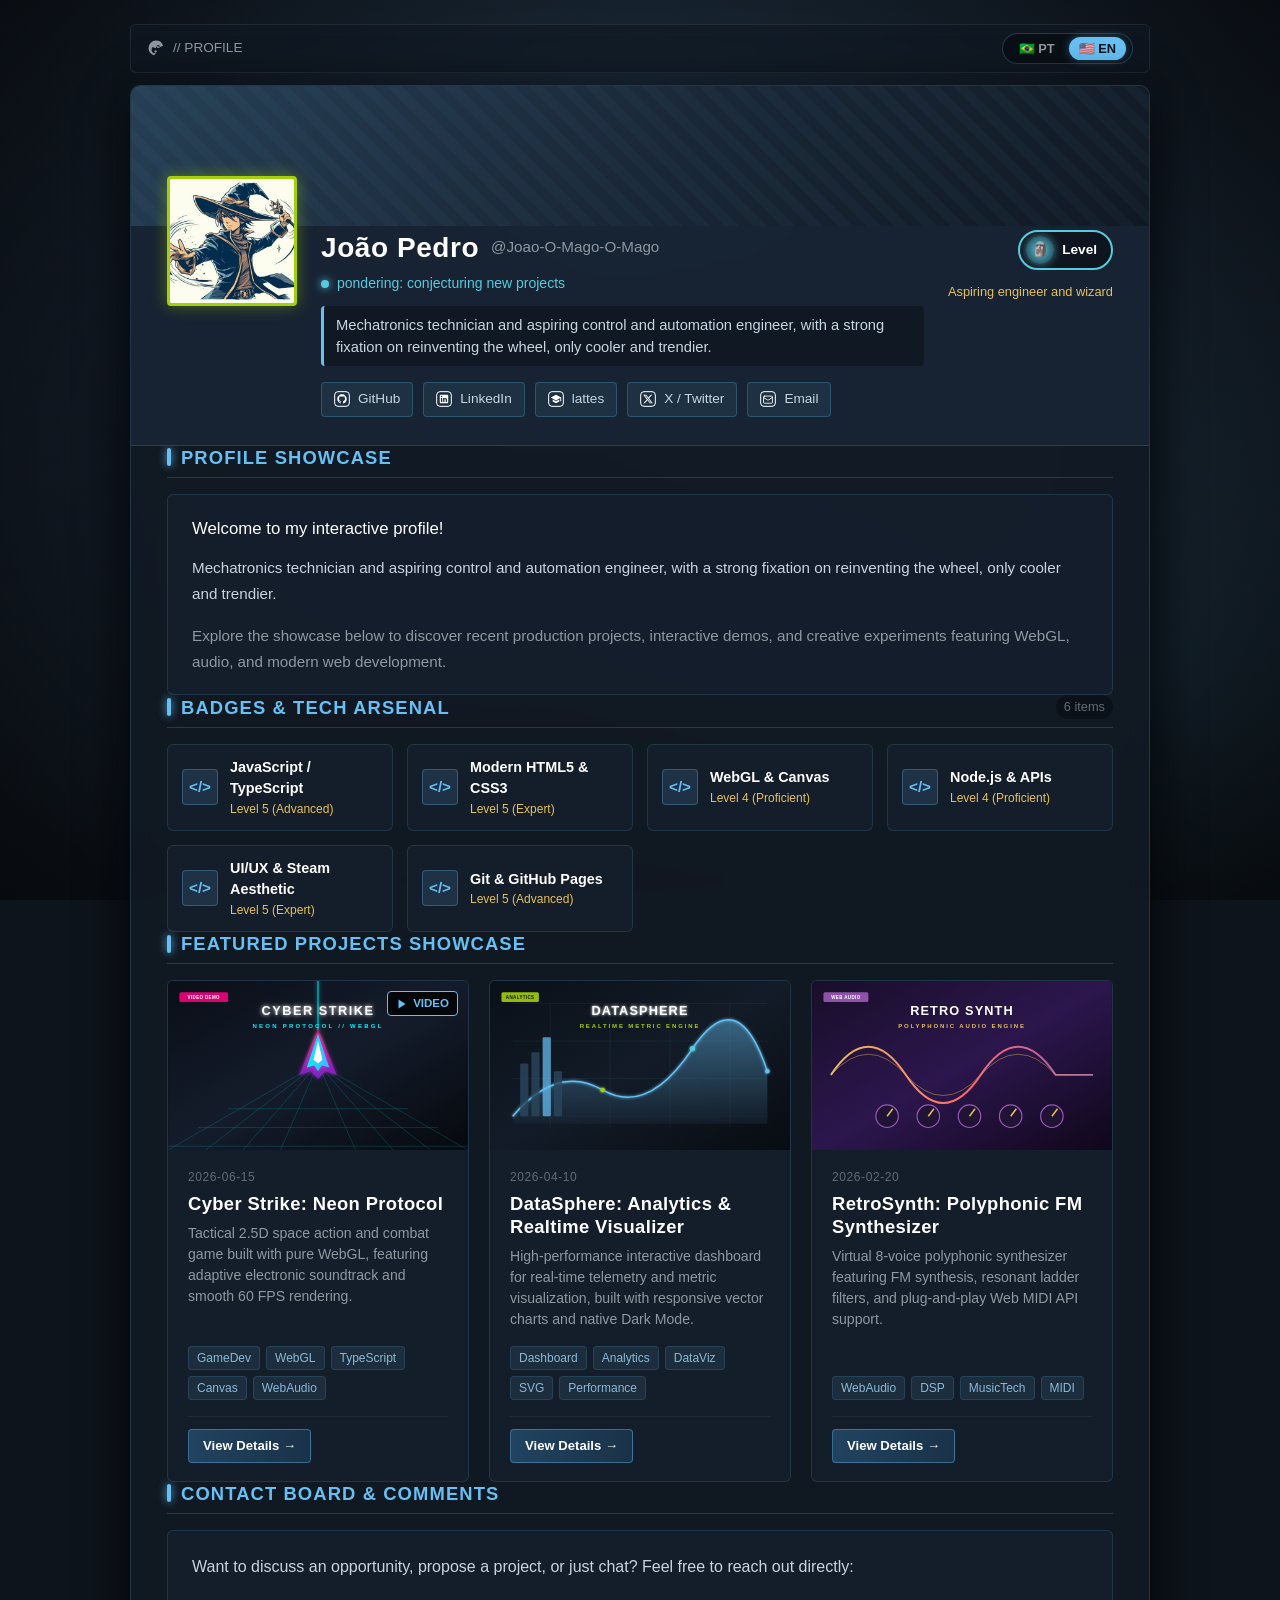
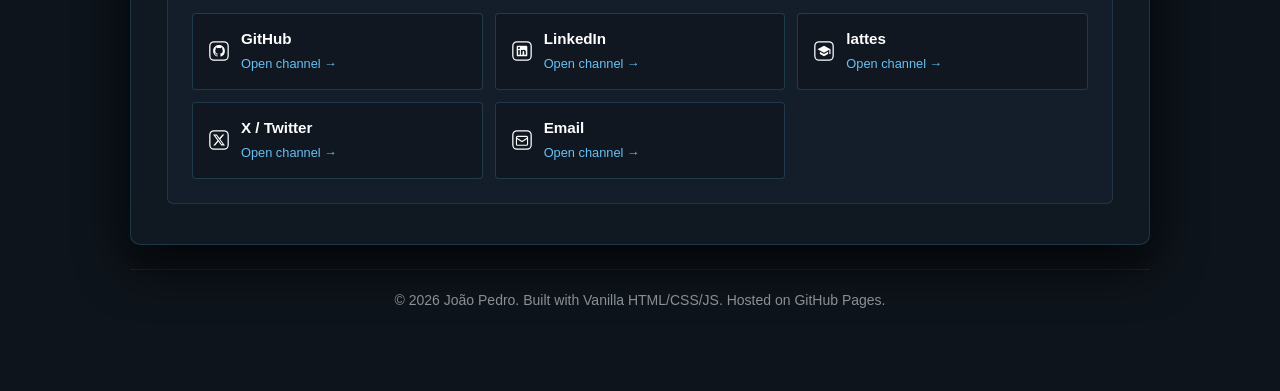
<file: docs/index.html>
<!DOCTYPE html>
<html lang="pt-BR">
<head>
  <meta charset="UTF-8" />
  <meta name="viewport" content="width=device-width, initial-scale=1.0" />
  <meta http-equiv="X-UA-Compatible" content="IE=edge" />
  <title>João O Mago O Mago</title>
  <meta name="description" content="Portfólio interativo pessoal. Desenvolvido em Vanilla HTML5, CSS3 e JavaScript para GitHub Pages." />
  <meta name="theme-color" content="#101822" />
  <link rel="icon" type="image/x-icon" href="assets/icons/favicon.svg">

  <!-- Estilos CSS -->
  <link rel="stylesheet" href="assets/css/base.css" />
  <link rel="stylesheet" href="assets/css/themes.css" />
  <link rel="stylesheet" href="assets/css/layout.css" />
  <link rel="stylesheet" href="assets/css/components.css" />
</head>
<body>

  <!-- Fundo Atmosférico Steam (Visível nas laterais) -->
  <div class="steam-backdrop" aria-hidden="true"></div>

  <!-- Estrutura Principal da Página -->
  <div class="page-wrapper">

    <!-- Barra Utilitária Superior (Seletor de Idioma) -->
    <header class="steam-top-bar" role="banner">
      <div style="display: flex; align-items: center; gap: 8px; font-size: 0.85rem; color: var(--color-text-muted);">
        <svg width="18" height="18" viewBox="0 0 24 24" fill="currentColor"><path d="M12 2a10 10 0 0 0-10 10c0 4.7 3.25 8.64 7.64 9.7l2.84-4.14a2.98 2.98 0 0 1-.48-.06l-3.3 1.37a5.52 5.52 0 0 1-1.2-8.37l4.03 1.68a3 3 0 0 1 5.47-1.18l4.47-1.87A10 10 0 0 0 12 2zm3 6a2 2 0 1 1 0 4 2 2 0 0 1 0-4zm-5.63 7.85l2.42-1a2.98 2.98 0 0 1 1.71 1.7l-2.42 1a2.98 2.98 0 0 1-1.71-1.7z"/></svg>
        <span> // PROFILE</span>
      </div>
      <div id="lang-selector-container"></div>
    </header>

    <!-- Coluna Central com Transparência Configurável -->
    <main id="steam-profile" class="steam-profile-container" role="main">
      <div id="steam-profile-modules">
        <!-- Módulos dinamicamente renderizados a partir do config.js (hero, about, skills, projects, contact) -->
      </div>
    </main>

    <!-- Rodapé -->
    <footer class="steam-footer" role="contentinfo">
      <p id="footer-copy">&copy; 2026 João Pedro. Criado com HTML5, CSS3 e JavaScript puro. Hospedado no GitHub Pages.</p>
    </footer>

  </div>

  <!-- Modal de Detalhes do Projeto (Carregamento Sob Demanda de Mídias e Conteúdo) -->
  <div id="project-modal" class="project-modal-backdrop hidden" role="dialog" aria-modal="true" aria-labelledby="modal-project-title">
    <div class="project-modal-dialog">
      <header class="project-modal-header">
        <h2 id="modal-project-title"></h2>
        <button id="btn-close-modal" class="btn-modal-close" aria-label="Fechar detalhes do projeto">
          <svg viewBox="0 0 24 24" fill="none" stroke="currentColor" stroke-width="2" stroke-linecap="round" stroke-linejoin="round">
            <line x1="18" y1="6" x2="6" y2="18"></line>
            <line x1="6" y1="6" x2="18" y2="18"></line>
          </svg>
        </button>
      </header>
      
      <div class="project-modal-body">
        <!-- Container de mídia sob demanda: vídeo só é injetado aqui -->
        <div id="modal-project-media" class="modal-media-container"></div>

        <!-- Tags e Links de Acesso -->
        <div id="modal-project-tags" class="project-card-tags"></div>
        <div id="modal-project-links" class="steam-socials-bar"></div>

        <!-- Conteúdo em HTML do projeto no idioma resolvido -->
        <div id="modal-project-content" class="modal-content-html"></div>
      </div>
    </div>
  </div>

  <!-- Scripts da Aplicação (Sem compilação, sem build step) -->
  <script src="assets/js/config.js?v=1.0.2"></script>
  <script src="assets/js/i18n.js?v=1.0.2"></script>
  <script src="assets/js/lazy-media.js?v=1.0.2"></script>
  <script src="assets/js/router.js?v=1.0.2"></script>
  <script src="assets/js/projects-loader.js?v=1.0.2"></script>
  <script src="assets/js/app.js?v=1.0.2"></script>

</body>
</html>
</file>
<file: docs/assets/css/base.css>
/* ==========================================================================
   Base CSS - Reset, Tipografia e Estilos Globais
   ========================================================================== */

*, *::before, *::after {
  box-sizing: border-box;
  margin: 0;
  padding: 0;
}

html {
  font-size: 16px;
  line-height: 1.5;
  -webkit-text-size-adjust: 100%;
  scroll-behavior: smooth;
  color-scheme: dark;
}

body {
  min-height: 100vh;
  font-family: -apple-system, BlinkMacSystemFont, "Segoe UI", Roboto, Helvetica, Arial, sans-serif;
  background-color: var(--color-bg-deep, #0b1118);
  color: var(--color-text-main, #c7d5e0);
  overflow-x: hidden;
  position: relative;
  -webkit-font-smoothing: antialiased;
  -moz-osx-font-smoothing: grayscale;
}

/* Tipografia */
h1, h2, h3, h4, h5, h6 {
  color: var(--color-text-bright, #ffffff);
  font-weight: 600;
  line-height: 1.25;
  letter-spacing: 0.02em;
}

p {
  margin-bottom: 1rem;
  color: var(--color-text-muted, #8f98a0);
}

p:last-child {
  margin-bottom: 0;
}

a {
  color: var(--color-accent-blue, #66c0f4);
  text-decoration: none;
  transition: color 0.2s ease, text-shadow 0.2s ease;
}

a:hover, a:focus-visible {
  color: #ffffff;
  text-shadow: 0 0 8px rgba(102, 192, 244, 0.6);
}

img, video, svg {
  display: block;
  max-width: 100%;
  height: auto;
}

button {
  font-family: inherit;
  font-size: inherit;
  border: none;
  background: none;
  cursor: pointer;
  color: inherit;
}

ul, ol {
  list-style: none;
}

/* Foco acessível */
:focus-visible {
  outline: 2px solid var(--color-accent-blue, #66c0f4);
  outline-offset: 3px;
}

/* Barra de rolagem estilo Steam */
::-webkit-scrollbar {
  width: 10px;
  height: 10px;
}

::-webkit-scrollbar-track {
  background: #0f161f;
}

::-webkit-scrollbar-thumb {
  background: #213244;
  border-radius: 4px;
  border: 2px solid #0f161f;
}

::-webkit-scrollbar-thumb:hover {
  background: #385573;
}

/* Classes utilitárias */
.sr-only {
  position: absolute;
  width: 1px;
  height: 1px;
  padding: 0;
  margin: -1px;
  overflow: hidden;
  clip: rect(0, 0, 0, 0);
  white-space: nowrap;
  border: 0;
}

.hidden {
  display: none !important;
}

.text-gradient {
  background: linear-gradient(90deg, #ffffff 0%, #66c0f4 100%);
  -webkit-background-clip: text;
  -webkit-text-fill-color: transparent;
}
</file>
<file: docs/assets/css/themes.css>
/* ==========================================================================
   Themes CSS - Variáveis de Cores, Sombras e Opacidade Configurável
   ========================================================================== */

:root {
  /* Controle de opacidade da coluna central (pode ser sobrescrito pelo config.js) */
  --panel-opacity: 0.88;

  /* Paleta Base - Estilo Steam */
  --color-bg-deep: #0e141b;
  --color-bg-ambient-top: #17212e;
  --color-bg-ambient-bottom: #0b0f14;

  /* Fundo da Coluna Central com Transparência Configurável */
  --color-panel-base-rgb: 18, 26, 36;
  --color-panel-bg: rgba(var(--color-panel-base-rgb), var(--panel-opacity, 0.88));
  --color-panel-header-bg: rgba(26, 38, 54, calc(var(--panel-opacity, 0.88) * 0.95));
  --color-panel-card-bg: rgba(22, 32, 46, calc(var(--panel-opacity, 0.88) * 0.9));
  --color-panel-card-hover: rgba(30, 44, 63, calc(var(--panel-opacity, 0.88) * 0.95));
  --color-panel-inner-box: rgba(14, 20, 29, 0.7);

  /* Acentos Steam */
  --color-accent-blue: #66c0f4;
  --color-accent-blue-hover: #80cdff;
  --color-accent-blue-deep: #1b2838;
  --color-accent-secondary: #2a475e;
  
  /* Status Gamers */
  --color-status-online: #a4d007;
  --color-status-ingame: #57cbde;
  --color-status-offline: #898989;
  --color-badge-gold: #e5c158;
  --color-badge-purple: #9b59b6;
  --color-badge-silver: #a0a7ad;

  /* Tipografia */
  --color-text-bright: #ffffff;
  --color-text-main: #c7d5e0;
  --color-text-muted: #8f98a0;
  --color-text-dim: #626b73;

  /* Bordas e Divisores */
  --border-panel: 1px solid rgba(102, 192, 244, 0.18);
  --border-subtle: 1px solid rgba(255, 255, 255, 0.08);
  --border-card: 1px solid rgba(42, 71, 94, 0.6);
  --border-card-hover: 1px solid rgba(102, 192, 244, 0.45);
  --border-glow: 0 0 12px rgba(102, 192, 244, 0.25);

  /* Sombras e Iluminação */
  --shadow-profile: 0 20px 50px rgba(0, 0, 0, 0.75), 0 0 40px rgba(14, 20, 29, 0.5);
  --shadow-card: 0 8px 24px rgba(0, 0, 0, 0.35);
  --shadow-card-hover: 0 12px 32px rgba(0, 0, 0, 0.5), 0 0 15px rgba(102, 192, 244, 0.2);
  --shadow-avatar: 0 0 20px rgba(87, 203, 222, 0.4);

  /* Raios e Espaçamentos */
  --radius-sm: 4px;
  --radius-md: 6px;
  --radius-lg: 10px;
  --radius-pill: 9999px;

  /* Largura Máxima da Coluna Central */
  --container-max-width: 1020px;
  --transition-normal: all 0.25s cubic-bezier(0.25, 0.8, 0.25, 1);
}
</file>
<file: docs/assets/css/layout.css>
/* ==========================================================================
   Layout CSS - Fundo Atmosférico e Coluna Central Estilo "Steam Profile"
   ========================================================================== */

/* Fundo da tela inteira visível nas laterais */
.steam-backdrop {
  position: fixed;
  inset: 0;
  z-index: -1;
  background: 
    radial-gradient(circle at 50% 15%, rgba(42, 71, 94, 0.45) 0%, transparent 60%),
    radial-gradient(circle at 10% 85%, rgba(27, 40, 56, 0.5) 0%, transparent 50%),
    radial-gradient(circle at 90% 75%, rgba(102, 192, 244, 0.12) 0%, transparent 45%),
    linear-gradient(180deg, var(--color-bg-ambient-top) 0%, var(--color-bg-ambient-bottom) 100%);
  background-attachment: fixed;
  pointer-events: none;
}

/* Efeito de granulação/vinheta sutil */
.steam-backdrop::after {
  content: "";
  position: absolute;
  inset: 0;
  background: radial-gradient(ellipse at center, transparent 40%, rgba(0, 0, 0, 0.6) 100%);
}

/* Wrapper externo da página */
.page-wrapper {
  position: relative;
  min-height: 100vh;
  display: flex;
  flex-direction: column;
  padding: 24px 16px 60px 16px;
}

/* Barra de utilidades do topo (Idioma, status rápido) */
.steam-top-bar {
  max-width: var(--container-max-width);
  width: 100%;
  margin: 0 auto 12px auto;
  display: flex;
  justify-content: space-between;
  align-items: center;
  padding: 8px 16px;
  background: rgba(16, 24, 34, 0.6);
  border-radius: var(--radius-md);
  border: var(--border-subtle);
  backdrop-filter: blur(8px);
  -webkit-backdrop-filter: blur(8px);
}

/* Coluna Central Estilo Steam Profile */
.steam-profile-container {
  max-width: var(--container-max-width);
  width: 100%;
  margin: 0 auto;
  background-color: var(--color-panel-bg);
  border: var(--border-panel);
  border-radius: var(--radius-lg);
  box-shadow: var(--shadow-profile);
  backdrop-filter: blur(12px);
  -webkit-backdrop-filter: blur(12px);
  position: relative;
  overflow: hidden;
  display: flex;
  flex-direction: column;
  gap: 32px;
  padding-bottom: 40px;
  transition: background-color 0.3s ease;
}

/* Seções / Módulos empilhados */
.profile-module {
  width: 100%;
  padding: 0 36px;
}

.profile-module:first-child {
  padding: 0; /* O header preenche a largura total do topo */
}

/* Rodapé do perfil */
.steam-footer {
  max-width: var(--container-max-width);
  width: 100%;
  margin: 24px auto 0 auto;
  text-align: center;
  padding: 20px 16px;
  color: var(--color-text-dim);
  font-size: 0.875rem;
  border-top: var(--border-subtle);
}

/* ==========================================================================
   Responsividade
   ========================================================================== */
@media (max-width: 980px) {
  .page-wrapper {
    padding: 12px 8px 40px 8px;
  }

  .steam-top-bar {
    margin-bottom: 8px;
    padding: 6px 12px;
  }

  .steam-profile-container {
    max-width: 100%;
    border-radius: var(--radius-md);
    gap: 24px;
    padding-bottom: 28px;
  }

  .profile-module {
    padding: 0 18px;
  }
}

@media (max-width: 600px) {
  .page-wrapper {
    padding: 6px 4px 30px 4px;
  }

  .profile-module {
    padding: 0 12px;
  }
}
</file>
<file: docs/assets/css/components.css>
/* ==========================================================================
   Components CSS - Componentes Visuais do Perfil Steam
   ========================================================================== */

/* ==========================================================================
   1. Cabeçalho do Perfil (Steam Header)
   ========================================================================== */
.steam-header-wrap {
  position: relative;
  width: 100%;
  background: var(--color-panel-header-bg);
  border-bottom: var(--border-panel);
}

.steam-header-banner {
  height: 140px;
  width: 100%;
  background: linear-gradient(135deg, rgba(42, 71, 94, 0.8) 0%, rgba(27, 40, 56, 0.95) 50%, rgba(16, 24, 34, 0.95) 100%);
  position: relative;
  overflow: hidden;
}

.steam-header-banner::after {
  content: "";
  position: absolute;
  inset: 0;
  background: repeating-linear-gradient(
    45deg,
    rgba(102, 192, 244, 0.03) 0,
    rgba(102, 192, 244, 0.03) 10px,
    transparent 10px,
    transparent 20px
  );
}

.steam-header-content {
  display: flex;
  flex-wrap: wrap;
  align-items: flex-start;
  gap: 24px;
  padding: 0 36px 28px 36px;
  margin-top: -50px;
  position: relative;
  z-index: 2;
}

/* Avatar com Moldura Steam */
.steam-avatar-box {
  position: relative;
  flex-shrink: 0;
}

.steam-avatar-img {
  width: 130px;
  height: 130px;
  border-radius: var(--radius-sm);
  border: 3px solid var(--color-status-ingame);
  box-shadow: var(--shadow-avatar);
  object-fit: cover;
  background-color: #101822;
}

.steam-avatar-box.is-online .steam-avatar-img {
  border-color: var(--color-status-online);
  box-shadow: 0 0 16px rgba(164, 208, 7, 0.4);
}

/* Informações do Usuário */
.steam-user-meta {
  flex: 1 1 300px;
  display: flex;
  flex-direction: column;
  gap: 8px;
  padding-top: 54px;
}

.steam-user-title-row {
  display: flex;
  align-items: center;
  gap: 12px;
  flex-wrap: wrap;
}

.steam-username {
  font-size: 1.75rem;
  font-weight: 700;
  color: var(--color-text-bright);
}

.steam-user-handle {
  font-size: 0.95rem;
  color: var(--color-text-muted);
}

.steam-status-row {
  display: flex;
  align-items: center;
  gap: 8px;
  font-size: 0.875rem;
  font-weight: 500;
  color: var(--color-status-ingame);
}

.steam-status-dot {
  width: 8px;
  height: 8px;
  border-radius: 50%;
  background-color: currentColor;
  box-shadow: 0 0 8px currentColor;
  display: inline-block;
  animation: pulse-dot 2.5s infinite;
}

@keyframes pulse-dot {
  0%, 100% { opacity: 1; transform: scale(1); }
  50% { opacity: 0.6; transform: scale(0.85); }
}

.steam-user-quote {
  font-size: 0.92rem;
  color: var(--color-text-main);
  background: var(--color-panel-inner-box);
  padding: 8px 12px;
  border-radius: var(--radius-sm);
  border-left: 3px solid var(--color-accent-blue);
  margin-top: 4px;
}

/* Nível e Badges da Direita */
.steam-user-level-col {
  flex: 0 0 auto;
  display: flex;
  flex-direction: column;
  align-items: flex-end;
  gap: 12px;
  padding-top: 54px;
}

.steam-level-badge {
  display: inline-flex;
  align-items: center;
  gap: 8px;
  background: rgba(0, 0, 0, 0.4);
  border: 2px solid var(--color-status-ingame);
  border-radius: var(--radius-pill);
  padding: 4px 14px 4px 6px;
  color: var(--color-text-bright);
  font-size: 0.85rem;
  font-weight: 600;
}

.steam-level-circle {
  width: 28px;
  height: 28px;
  border-radius: 50%;
  background: radial-gradient(circle, #57cbde 0%, #1b2838 100%);
  display: flex;
  align-items: center;
  justify-content: center;
  font-weight: 700;
  color: #ffffff;
  font-size: 0.85rem;
  box-shadow: 0 0 8px rgba(87, 203, 222, 0.6);
}

/* Barra de Redes Sociais */
.steam-socials-bar {
  display: flex;
  flex-wrap: wrap;
  align-items: center;
  gap: 10px;
  margin-top: 8px;
}

.social-btn {
  display: inline-flex;
  align-items: center;
  gap: 8px;
  padding: 6px 12px;
  background: rgba(42, 71, 94, 0.4);
  border: 1px solid rgba(102, 192, 244, 0.25);
  border-radius: var(--radius-sm);
  color: var(--color-text-main);
  font-size: 0.85rem;
  font-weight: 500;
  transition: var(--transition-normal);
}

.social-btn svg {
  width: 16px;
  height: 16px;
  fill: currentColor;
}

.social-btn:hover {
  background: rgba(102, 192, 244, 0.25);
  border-color: var(--color-accent-blue);
  color: #ffffff;
  transform: translateY(-1px);
  box-shadow: 0 4px 12px rgba(0, 0, 0, 0.3);
}

/* ==========================================================================
   2. Título de Seções / Módulos
   ========================================================================== */
.module-header {
  display: flex;
  align-items: center;
  justify-content: space-between;
  margin-bottom: 16px;
  padding-bottom: 8px;
  border-bottom: 1px solid rgba(102, 192, 244, 0.2);
}

.module-title {
  display: flex;
  align-items: center;
  gap: 10px;
  font-size: 1.15rem;
  text-transform: uppercase;
  letter-spacing: 0.06em;
  color: var(--color-accent-blue);
}

.module-title::before {
  content: "";
  display: inline-block;
  width: 4px;
  height: 18px;
  background-color: var(--color-accent-blue);
  border-radius: 2px;
  box-shadow: 0 0 8px var(--color-accent-blue);
}

.module-badge-counter {
  font-size: 0.8rem;
  color: var(--color-text-dim);
  background: rgba(0, 0, 0, 0.3);
  padding: 2px 8px;
  border-radius: var(--radius-pill);
}

/* Caixa "Showcase" / Info Box */
.steam-showcase-box {
  background: var(--color-panel-card-bg);
  border: var(--border-card);
  border-radius: var(--radius-md);
  padding: 20px 24px;
  line-height: 1.7;
}

.steam-showcase-box p {
  color: var(--color-text-main);
  font-size: 0.95rem;
}

/* ==========================================================================
   3. Vitrine de Projetos (Feed)
   ========================================================================== */
.projects-feed {
  display: grid;
  grid-template-columns: repeat(auto-fill, minmax(290px, 1fr));
  gap: 20px;
}

.project-card {
  background: var(--color-panel-card-bg);
  border: var(--border-card);
  border-radius: var(--radius-md);
  overflow: hidden;
  display: flex;
  flex-direction: column;
  transition: var(--transition-normal);
  cursor: pointer;
  position: relative;
}

.project-card:hover {
  background: var(--color-panel-card-hover);
  border-color: var(--color-accent-blue);
  box-shadow: var(--shadow-card-hover);
  transform: translateY(-3px);
}

.project-card-media {
  width: 100%;
  aspect-ratio: 16 / 9;
  background-color: #0b1118;
  position: relative;
  overflow: hidden;
}

.project-card-cover {
  width: 100%;
  height: 100%;
  object-fit: cover;
  transition: transform 0.4s ease;
}

.project-card:hover .project-card-cover {
  transform: scale(1.04);
}

.project-card-badge {
  position: absolute;
  top: 10px;
  right: 10px;
  background: rgba(0, 0, 0, 0.75);
  backdrop-filter: blur(4px);
  border: 1px solid var(--color-accent-blue);
  color: var(--color-accent-blue);
  font-size: 0.72rem;
  font-weight: 600;
  text-transform: uppercase;
  padding: 3px 8px;
  border-radius: var(--radius-sm);
  display: flex;
  align-items: center;
  gap: 5px;
}

.project-card-badge svg {
  width: 12px;
  height: 12px;
}

.project-card-body {
  padding: 18px 20px;
  display: flex;
  flex-direction: column;
  flex: 1;
}

.project-card-date {
  font-size: 0.75rem;
  color: var(--color-text-dim);
  text-transform: uppercase;
  letter-spacing: 0.05em;
  margin-bottom: 6px;
}

.project-card-title {
  font-size: 1.15rem;
  font-weight: 600;
  color: var(--color-text-bright);
  margin-bottom: 8px;
  transition: color 0.2s ease;
}

.project-card:hover .project-card-title {
  color: var(--color-accent-blue);
}

.project-card-summary {
  font-size: 0.88rem;
  color: var(--color-text-muted);
  line-height: 1.5;
  margin-bottom: 16px;
  flex: 1;
}

.project-card-tags {
  display: flex;
  flex-wrap: wrap;
  gap: 6px;
  margin-bottom: 16px;
}

.project-tag {
  font-size: 0.75rem;
  padding: 2px 8px;
  border-radius: var(--radius-sm);
  background: rgba(42, 71, 94, 0.4);
  color: #8bb9d6;
  border: 1px solid rgba(102, 192, 244, 0.15);
}

.project-card-footer {
  display: flex;
  align-items: center;
  justify-content: space-between;
  padding-top: 12px;
  border-top: 1px solid rgba(255, 255, 255, 0.05);
}

.btn-steam-view {
  display: inline-flex;
  align-items: center;
  gap: 6px;
  font-size: 0.82rem;
  font-weight: 600;
  color: #ffffff;
  background: linear-gradient(90deg, #214361 0%, #193248 100%);
  border: 1px solid rgba(102, 192, 244, 0.4);
  border-radius: var(--radius-sm);
  padding: 6px 14px;
  transition: var(--transition-normal);
}

.project-card:hover .btn-steam-view {
  background: linear-gradient(90deg, #2d5a83 0%, #20415d 100%);
  border-color: var(--color-accent-blue);
  box-shadow: 0 0 10px rgba(102, 192, 244, 0.3);
}

/* ==========================================================================
   4. Habilidades / Badges (Steam Inventory / Badges Style)
   ========================================================================== */
.skills-grid {
  display: grid;
  grid-template-columns: repeat(auto-fill, minmax(200px, 1fr));
  gap: 14px;
}

.skill-badge-item {
  background: var(--color-panel-card-bg);
  border: var(--border-card);
  border-radius: var(--radius-md);
  padding: 12px 14px;
  display: flex;
  align-items: center;
  gap: 12px;
  transition: var(--transition-normal);
}

.skill-badge-item:hover {
  background: var(--color-panel-card-hover);
  border-color: var(--color-accent-blue);
  transform: translateY(-2px);
}

.skill-badge-icon {
  width: 36px;
  height: 36px;
  border-radius: var(--radius-sm);
  background: rgba(42, 71, 94, 0.5);
  border: 1px solid rgba(102, 192, 244, 0.3);
  display: flex;
  align-items: center;
  justify-content: center;
  color: var(--color-accent-blue);
  font-weight: 700;
  font-size: 0.95rem;
  flex-shrink: 0;
}

.skill-badge-info {
  display: flex;
  flex-direction: column;
}

.skill-badge-name {
  font-size: 0.9rem;
  font-weight: 600;
  color: var(--color-text-bright);
}

.skill-badge-level {
  font-size: 0.75rem;
  color: var(--color-badge-gold);
}

/* ==========================================================================
   5. Contato / Comentários (Steam Guestbook Style)
   ========================================================================== */
.contact-comment-box {
  background: var(--color-panel-card-bg);
  border: var(--border-card);
  border-radius: var(--radius-md);
  padding: 24px;
  display: flex;
  flex-direction: column;
  gap: 18px;
}

.contact-direct-grid {
  display: grid;
  grid-template-columns: repeat(auto-fit, minmax(220px, 1fr));
  gap: 12px;
}

.contact-card-link {
  display: flex;
  align-items: center;
  gap: 12px;
  padding: 14px 16px;
  background: rgba(14, 20, 29, 0.6);
  border: 1px solid rgba(102, 192, 244, 0.2);
  border-radius: var(--radius-sm);
  color: var(--color-text-bright);
  transition: var(--transition-normal);
}

.contact-card-link:hover {
  background: rgba(42, 71, 94, 0.4);
  border-color: var(--color-accent-blue);
  transform: translateY(-2px);
}

.contact-card-link svg {
  width: 20px;
  height: 20px;
  color: var(--color-accent-blue);
}

/* ==========================================================================
   6. Seletor de Idioma (i18n Switcher)
   ========================================================================== */
.lang-selector {
  display: inline-flex;
  align-items: center;
  gap: 4px;
  background: rgba(0, 0, 0, 0.35);
  border: 1px solid rgba(102, 192, 244, 0.25);
  border-radius: var(--radius-pill);
  padding: 3px 6px;
}

.lang-btn {
  padding: 4px 10px;
  font-size: 0.8rem;
  font-weight: 600;
  border-radius: var(--radius-pill);
  color: var(--color-text-muted);
  transition: var(--transition-normal);
}

.lang-btn:hover {
  color: #ffffff;
}

.lang-btn.active {
  background: var(--color-accent-blue);
  color: #0b1118;
  font-weight: 700;
  box-shadow: 0 0 10px rgba(102, 192, 244, 0.4);
}

/* ==========================================================================
   7. Modal / Página Detalhe do Projeto (Carregamento Sob Demanda)
   ========================================================================== */
.project-modal-backdrop {
  position: fixed;
  inset: 0;
  background-color: rgba(6, 10, 15, 0.88);
  backdrop-filter: blur(10px);
  -webkit-backdrop-filter: blur(10px);
  z-index: 999;
  display: flex;
  align-items: center;
  justify-content: center;
  padding: 24px 16px;
  overflow-y: auto;
  opacity: 0;
  pointer-events: none;
  transition: opacity 0.25s ease;
}

.project-modal-backdrop.is-open {
  opacity: 1;
  pointer-events: auto;
}

.project-modal-dialog {
  width: 100%;
  max-width: 900px;
  max-height: 90vh;
  background-color: var(--color-panel-header-bg);
  border: 1px solid var(--color-accent-blue);
  box-shadow: 0 24px 60px rgba(0, 0, 0, 0.9), 0 0 30px rgba(102, 192, 244, 0.2);
  border-radius: var(--radius-lg);
  overflow-y: auto;
  display: flex;
  flex-direction: column;
  position: relative;
  transform: translateY(20px);
  transition: transform 0.25s ease;
}

.project-modal-backdrop.is-open .project-modal-dialog {
  transform: translateY(0);
}

.project-modal-header {
  display: flex;
  align-items: center;
  justify-content: space-between;
  padding: 16px 24px;
  background: rgba(14, 20, 29, 0.85);
  border-bottom: 1px solid rgba(102, 192, 244, 0.2);
  position: sticky;
  top: 0;
  z-index: 10;
}

.btn-modal-close {
  display: inline-flex;
  align-items: center;
  justify-content: center;
  width: 34px;
  height: 34px;
  border-radius: var(--radius-sm);
  background: rgba(42, 71, 94, 0.4);
  color: var(--color-text-main);
  border: 1px solid rgba(102, 192, 244, 0.2);
  transition: var(--transition-normal);
}

.btn-modal-close:hover {
  background: rgba(220, 53, 69, 0.8);
  border-color: #ff6b6b;
  color: #ffffff;
}

.btn-modal-close svg {
  width: 18px;
  height: 18px;
}

.project-modal-body {
  padding: 24px;
  display: flex;
  flex-direction: column;
  gap: 24px;
}

/* Área de Mídia Dinâmica (Vídeo injetado apenas aqui!) */
.modal-media-container {
  width: 100%;
  border-radius: var(--radius-md);
  overflow: hidden;
  background: #000000;
  border: var(--border-card);
  box-shadow: 0 10px 30px rgba(0, 0, 0, 0.6);
  min-height: 240px;
  display: flex;
  align-items: center;
  justify-content: center;
}

.modal-media-container video {
  width: 100%;
  max-height: 480px;
  background: #000000;
}

.modal-media-container img {
  width: 100%;
  max-height: 480px;
  object-fit: contain;
  background: #000000;
}

.modal-content-html {
  font-size: 0.98rem;
  line-height: 1.7;
  color: var(--color-text-main);
}

.modal-content-html h2, .modal-content-html h3 {
  color: var(--color-accent-blue);
  margin-top: 20px;
  margin-bottom: 10px;
}

.modal-content-html ul {
  list-style: disc;
  margin-left: 24px;
  margin-bottom: 16px;
}

.modal-content-html li {
  margin-bottom: 6px;
}

.modal-content-html code {
  background: rgba(0, 0, 0, 0.4);
  padding: 2px 6px;
  border-radius: 4px;
  color: #e5c158;
  font-family: monospace;
}

/* Responsividade de Componentes */
@media (max-width: 768px) {
  .steam-header-content {
    flex-direction: column;
    align-items: center;
    text-align: center;
    padding: 0 16px 20px 16px;
  }

  .steam-user-meta {
    padding-top: 10px;
    align-items: center;
  }

  .steam-user-title-row {
    justify-content: center;
  }

  .steam-user-level-col {
    padding-top: 0;
    align-items: center;
  }

  .steam-socials-bar {
    justify-content: center;
  }

  .project-modal-body {
    padding: 16px;
  }
}
</file>
